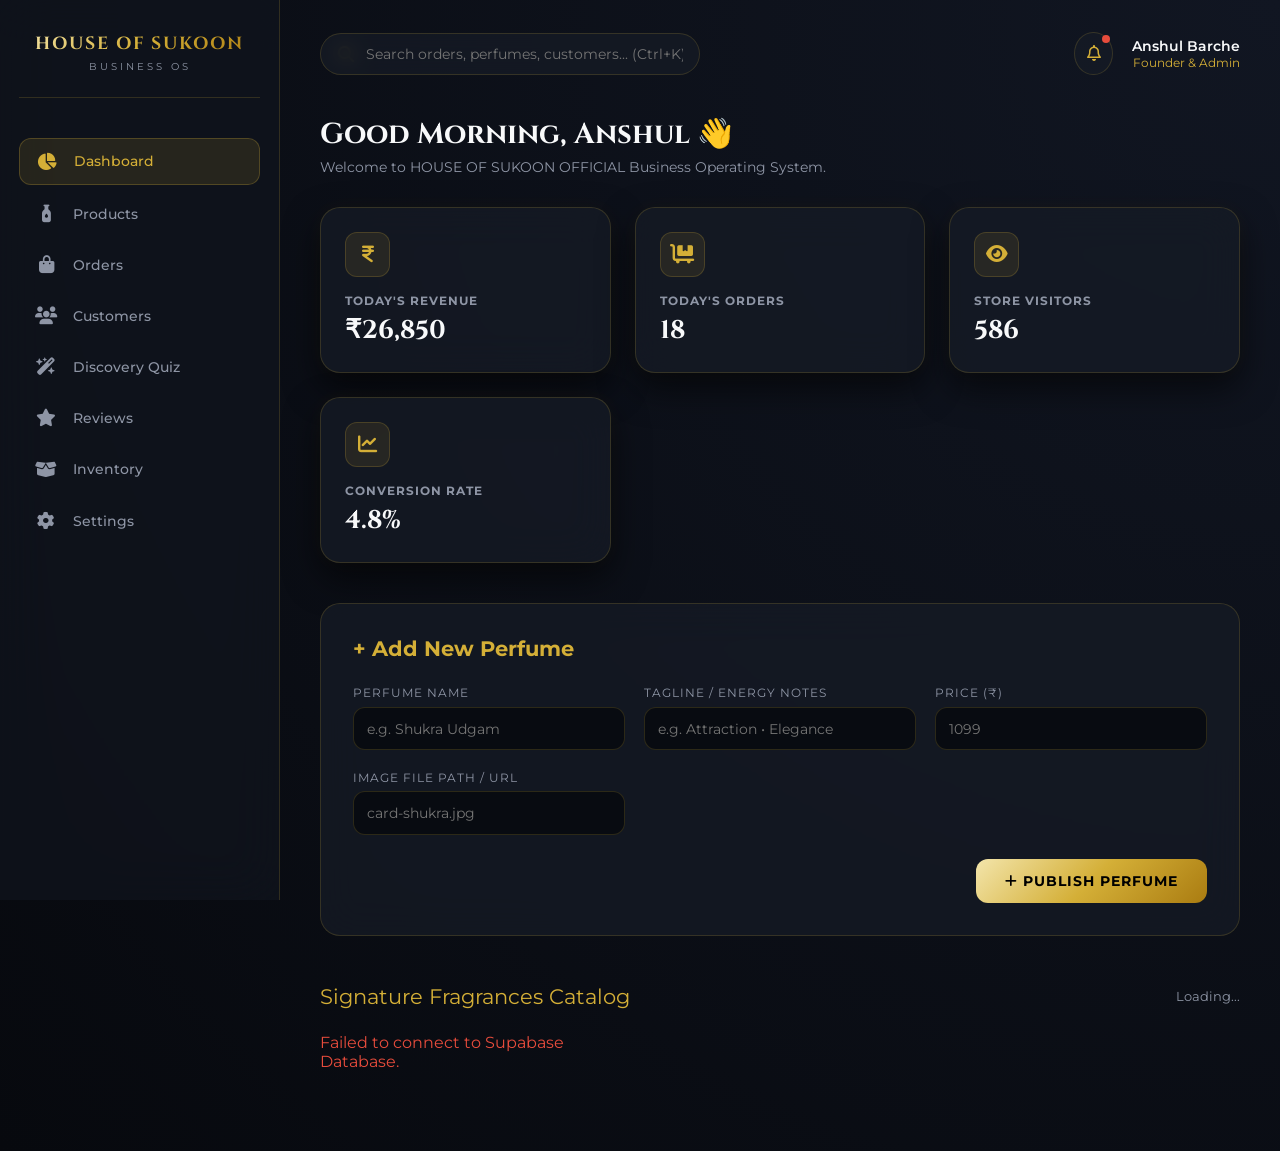
<file: admin.html>
<!DOCTYPE html>
<html lang="en">
<head>
  <meta charset="UTF-8">
  <meta name="viewport" content="width=device-width, initial-scale=1.0">
  <title>HOUSE OF SUKOON OFFICIAL • Business OS</title>

  <!-- Google Fonts -->
  <link href="https://fonts.googleapis.com/css2?family=Cinzel:wght@500;700;800&family=Montserrat:wght@300;400;500;600;700&display=swap" rel="stylesheet">
  
  <!-- FontAwesome Icons -->
  <link rel="stylesheet" href="https://cdnjs.cloudflare.com/ajax/libs/font-awesome/6.4.0/css/all.min.css">

  <style>
    :root {
      --bg-dark: #07090e;
      --bg-glass: rgba(18, 22, 31, 0.65);
      --bg-glass-card: rgba(22, 27, 38, 0.75);
      --gold-primary: #d4af37;
      --gold-gradient: linear-gradient(135deg, #f3e5ab 0%, #d4af37 50%, #aa7c11 100%);
      --text-light: #f8f9fa;
      --text-muted: #8e95a5;
      --border-glass: rgba(212, 175, 55, 0.18);
      --radius-main: 20px;
      --radius-sm: 12px;
      --shadow-luxury: 0 15px 35px rgba(0, 0, 0, 0.6), 0 0 20px rgba(212, 175, 55, 0.05);
      --transition-fast: all 0.3s cubic-bezier(0.25, 0.8, 0.25, 1);
    }

    * { margin: 0; padding: 0; box-sizing: border-box; font-family: 'Montserrat', sans-serif; }

    body {
      background: radial-gradient(circle at top right, #111622, #07090e);
      color: var(--text-light);
      min-height: 100vh;
      display: flex;
      overflow-x: hidden;
    }

    /* GLASS SIDEBAR */
    aside {
      width: 280px;
      background: var(--bg-glass);
      backdrop-filter: blur(25px);
      -webkit-backdrop-filter: blur(25px);
      border-right: 1px solid var(--border-glass);
      display: flex;
      flex-direction: column;
      padding: 2rem 1.2rem;
      position: fixed;
      height: 100vh;
      z-index: 100;
    }

    .brand-header {
      text-align: center;
      margin-bottom: 2.5rem;
      border-bottom: 1px solid var(--border-glass);
      padding-bottom: 1.5rem;
    }

    .brand-header h1 {
      font-family: 'Cinzel', serif;
      font-size: 1.1rem;
      letter-spacing: 2px;
      background: var(--gold-gradient);
      -webkit-background-clip: text;
      -webkit-text-fill-color: transparent;
      font-weight: 700;
    }

    .brand-header p {
      font-size: 0.65rem;
      letter-spacing: 3px;
      color: var(--text-muted);
      margin-top: 4px;
      text-transform: uppercase;
    }

    .nav-menu {
      list-style: none;
      display: flex;
      flex-direction: column;
      gap: 0.4rem;
      overflow-y: auto;
    }

    .nav-item a {
      display: flex;
      align-items: center;
      gap: 1rem;
      padding: 0.85rem 1rem;
      color: var(--text-muted);
      text-decoration: none;
      border-radius: var(--radius-sm);
      font-size: 0.85rem;
      font-weight: 500;
      transition: var(--transition-fast);
    }

    .nav-item a i { font-size: 1.1rem; width: 22px; text-align: center; }

    .nav-item.active a, .nav-item a:hover {
      background: rgba(212, 175, 55, 0.12);
      color: var(--gold-primary);
      border: 1px solid rgba(212, 175, 55, 0.25);
    }

    /* MAIN CONTENT WRAPPER */
    main {
      margin-left: 280px;
      flex: 1;
      padding: 2rem 2.5rem;
      min-height: 100vh;
    }

    /* TOP BAR */
    header {
      display: flex;
      justify-content: space-between;
      align-items: center;
      margin-bottom: 2.5rem;
    }

    .search-bar {
      position: relative;
      width: 380px;
    }

    .search-bar input {
      width: 100%;
      padding: 0.75rem 1rem 0.75rem 2.8rem;
      background: var(--bg-glass-card);
      border: 1px solid var(--border-glass);
      border-radius: 30px;
      color: #fff;
      font-size: 0.85rem;
      backdrop-filter: blur(10px);
      outline: none;
    }

    .search-bar i {
      position: absolute;
      left: 1.1rem;
      top: 50%;
      transform: translateY(-50%);
      color: var(--gold-primary);
    }

    .user-profile {
      display: flex;
      align-items: center;
      gap: 1.2rem;
    }

    .notification-icon {
      position: relative;
      background: var(--bg-glass-card);
      padding: 0.7rem;
      border-radius: 50%;
      border: 1px solid var(--border-glass);
      color: var(--gold-primary);
      cursor: pointer;
    }

    .notification-badge {
      position: absolute;
      top: 2px;
      right: 2px;
      background: #e74c3c;
      width: 8px;
      height: 8px;
      border-radius: 50%;
    }

    .profile-info {
      text-align: right;
    }

    .profile-info h4 { font-size: 0.9rem; font-weight: 600; color: var(--text-light); }
    .profile-info p { font-size: 0.75rem; color: var(--gold-primary); }

    /* GREETING */
    .greeting-box {
      margin-bottom: 2rem;
    }

    .greeting-box h2 {
      font-family: 'Cinzel', serif;
      font-size: 1.8rem;
      color: var(--text-light);
    }

    .greeting-box p {
      font-size: 0.85rem;
      color: var(--text-muted);
      margin-top: 5px;
    }

    /* METRICS GRID */
    .metrics-grid {
      display: grid;
      grid-template-columns: repeat(auto-fit, minmax(220px, 1fr));
      gap: 1.5rem;
      margin-bottom: 2.5rem;
    }

    .metric-card {
      background: var(--bg-glass-card);
      border: 1px solid var(--border-glass);
      border-radius: var(--radius-main);
      padding: 1.5rem;
      backdrop-filter: blur(20px);
      box-shadow: var(--shadow-luxury);
      transition: var(--transition-fast);
      position: relative;
      overflow: hidden;
    }

    .metric-card:hover {
      transform: translateY(-5px);
      border-color: var(--gold-primary);
    }

    .metric-card .icon-box {
      width: 45px;
      height: 45px;
      border-radius: var(--radius-sm);
      background: rgba(212, 175, 55, 0.1);
      border: 1px solid rgba(212, 175, 55, 0.2);
      display: flex;
      align-items: center;
      justify-content: center;
      color: var(--gold-primary);
      font-size: 1.2rem;
      margin-bottom: 1rem;
    }

    .metric-card h3 {
      font-size: 0.75rem;
      color: var(--text-muted);
      text-transform: uppercase;
      letter-spacing: 1px;
    }

    .metric-card .value {
      font-size: 1.6rem;
      font-weight: 700;
      color: var(--text-light);
      margin-top: 5px;
      font-family: 'Cinzel', serif;
    }

    /* CONTENT SECTIONS */
    .section-title {
      font-family: 'Cinzel', serif;
      font-size: 1.3rem;
      color: var(--gold-primary);
      margin-bottom: 1.5rem;
      display: flex;
      justify-content: space-between;
      align-items: center;
    }

    /* LUXURY PRODUCT GRID */
    .product-grid {
      display: grid;
      grid-template-columns: repeat(auto-fill, minmax(280px, 1fr));
      gap: 1.8rem;
      margin-bottom: 3rem;
    }

    .product-card {
      background: var(--bg-glass-card);
      border: 1px solid var(--border-glass);
      border-radius: var(--radius-main);
      padding: 1.2rem;
      backdrop-filter: blur(20px);
      transition: var(--transition-fast);
      display: flex;
      flex-direction: column;
      position: relative;
    }

    .product-card:hover {
      transform: translateY(-6px);
      box-shadow: 0 20px 40px rgba(0,0,0,0.8), 0 0 25px rgba(212, 175, 55, 0.15);
    }

    .product-img {
      width: 100%;
      height: 200px;
      object-fit: cover;
      border-radius: var(--radius-sm);
      border: 1px solid rgba(255, 255, 255, 0.05);
      margin-bottom: 1rem;
    }

    .product-title {
      font-family: 'Cinzel', serif;
      font-size: 1.1rem;
      color: var(--text-light);
      font-weight: 700;
    }

    .product-tagline {
      font-size: 0.75rem;
      color: var(--text-muted);
      margin: 4px 0 1rem 0;
    }

    .product-meta {
      display: flex;
      justify-content: space-between;
      align-items: center;
      margin-top: auto;
      padding-top: 0.8rem;
      border-top: 1px solid rgba(255, 255, 255, 0.08);
    }

    .product-price {
      font-family: 'Cinzel', serif;
      font-size: 1.2rem;
      color: var(--gold-primary);
      font-weight: 700;
    }

    .card-actions {
      display: flex;
      gap: 0.5rem;
    }

    .btn-action {
      background: rgba(255, 255, 255, 0.05);
      border: 1px solid var(--border-glass);
      color: var(--text-light);
      padding: 0.5rem 0.8rem;
      border-radius: var(--radius-sm);
      cursor: pointer;
      font-size: 0.75rem;
      transition: var(--transition-fast);
    }

    .btn-action:hover {
      background: var(--gold-primary);
      color: #000;
    }

    .btn-delete:hover {
      background: #e74c3c;
      color: #fff;
      border-color: #e74c3c;
    }

    /* FORM MODAL / CARD */
    .glass-form {
      background: var(--bg-glass-card);
      border: 1px solid var(--border-glass);
      border-radius: var(--radius-main);
      padding: 2rem;
      margin-bottom: 3rem;
      backdrop-filter: blur(20px);
    }

    .form-grid {
      display: grid;
      grid-template-columns: repeat(auto-fit, minmax(220px, 1fr));
      gap: 1.2rem;
    }

    .form-group label {
      display: block;
      font-size: 0.75rem;
      color: var(--text-muted);
      margin-bottom: 0.4rem;
      text-transform: uppercase;
      letter-spacing: 1px;
    }

    .form-group input {
      width: 100%;
      padding: 0.8rem;
      background: rgba(7, 9, 14, 0.8);
      border: 1px solid var(--border-glass);
      border-radius: var(--radius-sm);
      color: #fff;
      outline: none;
      font-size: 0.85rem;
    }

    .btn-gold {
      background: var(--gold-gradient);
      border: none;
      color: #000;
      font-weight: 700;
      padding: 0.9rem 1.8rem;
      border-radius: var(--radius-sm);
      cursor: pointer;
      font-size: 0.85rem;
      letter-spacing: 1px;
      transition: var(--transition-fast);
    }

    .btn-gold:hover {
      transform: translateY(-2px);
      box-shadow: 0 5px 20px rgba(212, 175, 55, 0.4);
    }

    @media (max-width: 992px) {
      aside { width: 80px; padding: 1.5rem 0.5rem; }
      .brand-header h1, .brand-header p, .nav-item span { display: none; }
      main { margin-left: 80px; padding: 1.5rem; }
      .search-bar { width: 200px; }
    }
  </style>
</head>
<body>

  <!-- SIDEBAR DOCK -->
  <aside>
    <div class="brand-header">
      <h1>HOUSE OF SUKOON</h1>
      <p>BUSINESS OS</p>
    </div>
    <ul class="nav-menu">
      <li class="nav-item active"><a href="#"><i class="fa-solid fa-chart-pie"></i> <span>Dashboard</span></a></li>
      <li class="nav-item"><a href="#products"><i class="fa-solid fa-bottle-droplet"></i> <span>Products</span></a></li>
      <li class="nav-item"><a href="#orders"><i class="fa-solid fa-bag-shopping"></i> <span>Orders</span></a></li>
      <li class="nav-item"><a href="#"><i class="fa-solid fa-users"></i> <span>Customers</span></a></li>
      <li class="nav-item"><a href="#"><i class="fa-solid fa-wand-magic-sparkles"></i> <span>Discovery Quiz</span></a></li>
      <li class="nav-item"><a href="#"><i class="fa-solid fa-star"></i> <span>Reviews</span></a></li>
      <li class="nav-item"><a href="#"><i class="fa-solid fa-box-open"></i> <span>Inventory</span></a></li>
      <li class="nav-item"><a href="#"><i class="fa-solid fa-gear"></i> <span>Settings</span></a></li>
    </ul>
  </aside>

  <!-- MAIN DASHBOARD -->
  <main>
    
    <!-- TOP BAR -->
    <header>
      <div class="search-bar">
        <i class="fa-solid fa-magnifying-glass"></i>
        <input type="text" placeholder="Search orders, perfumes, customers... (Ctrl+K)">
      </div>
      <div class="user-profile">
        <div class="notification-icon">
          <i class="fa-regular fa-bell"></i>
          <span class="notification-badge"></span>
        </div>
        <div class="profile-info">
          <h4>Anshul Barche</h4>
          <p>Founder & Admin</p>
        </div>
      </div>
    </header>

    <!-- GREETING -->
    <div class="greeting-box">
      <h2 id="greetingText">Good Evening, Anshul 👋</h2>
      <p>Welcome to HOUSE OF SUKOON OFFICIAL Business Operating System.</p>
    </div>

    <!-- METRICS METERS -->
    <div class="metrics-grid">
      <div class="metric-card">
        <div class="icon-box"><i class="fa-solid fa-indian-rupee-sign"></i></div>
        <h3>Today's Revenue</h3>
        <div class="value">₹26,850</div>
      </div>
      <div class="metric-card">
        <div class="icon-box"><i class="fa-solid fa-cart-flatbed"></i></div>
        <h3>Today's Orders</h3>
        <div class="value">18</div>
      </div>
      <div class="metric-card">
        <div class="icon-box"><i class="fa-solid fa-eye"></i></div>
        <h3>Store Visitors</h3>
        <div class="value">586</div>
      </div>
      <div class="metric-card">
        <div class="icon-box"><i class="fa-solid fa-chart-line"></i></div>
        <h3>Conversion Rate</h3>
        <div class="value">4.8%</div>
      </div>
    </div>

    <!-- ADD PRODUCT FORM -->
    <div class="glass-form" id="addProduct">
      <h2 class="section-title"><span>+ Add New Perfume</span></h2>
      <form id="productForm">
        <div class="form-grid">
          <div class="form-group">
            <label>Perfume Name</label>
            <input type="text" id="pName" placeholder="e.g. Shukra Udgam" required>
          </div>
          <div class="form-group">
            <label>Tagline / Energy Notes</label>
            <input type="text" id="pTagline" placeholder="e.g. Attraction • Elegance" required>
          </div>
          <div class="form-group">
            <label>Price (₹)</label>
            <input type="number" id="pPrice" placeholder="1099" required>
          </div>
          <div class="form-group">
            <label>Image File Path / URL</label>
            <input type="text" id="pImage" placeholder="card-shukra.jpg" required>
          </div>
        </div>
        <div style="margin-top: 1.5rem; text-align: right;">
          <button type="submit" class="btn-gold"><i class="fa-solid fa-plus"></i> PUBLISH PERFUME</button>
        </div>
      </form>
    </div>

    <!-- PRODUCTS CATALOG GRID -->
    <div id="products">
      <div class="section-title">
        <span>Signature Fragrances Catalog</span>
        <small style="font-size:0.8rem; color:var(--text-muted);" id="productCount">Loading...</small>
      </div>
      <div class="product-grid" id="productContainer">
        <!-- Live products from Supabase will render here -->
      </div>
    </div>

  </main>

  <!-- SUPABASE INTEGRATION SCRIPT -->
  <script>
    const SUPABASE_URL = "https://qqbeoquzaxweewlovcpl.supabase.co";
    const API_KEY = "eyJhbGciOiJIUzI1NiIsInR5cCI6IkpXVCJ9.eyJpc3MiOiJzdXBhYmFzZSIsInJlZiI6InFxYmVvcXV6YXh3ZWV3bG92Y3BsIiwicm9sZSI6ImFub24iLCJpYXQiOjE3NTMyOTIwNjUsImV4cCI6MjA2ODg2ODA2NX0.9lq9e8-W8X0P9M_N-Nq8E6K";

    const customHeaders = {
      "apikey": API_KEY,
      "Authorization": "Bearer " + API_KEY,
      "Content-Type": "application/json"
    };

    // Greeting according to time
    const hour = new Date().getHours();
    const greetingText = document.getElementById('greetingText');
    if (hour < 12) greetingText.innerText = "Good Morning, Anshul 👋";
    else if (hour < 17) greetingText.innerText = "Good Afternoon, Anshul 👋";
    else greetingText.innerText = "Good Evening, Anshul 👋";

    // FETCH PRODUCTS
    async function loadProducts() {
      const container = document.getElementById('productContainer');
      try {
        const response = await fetch(`${SUPABASE_URL}/rest/v1/products?select=*&order=id.asc`, {
          method: "GET",
          headers: customHeaders
        });
        const data = await response.json();

        if (!Array.isArray(data) || data.length === 0) {
          container.innerHTML = '<p style="color:var(--text-muted);">No products found in database.</p>';
          return;
        }

        document.getElementById('productCount').innerText = `${data.length} Fragrances Active`;

        container.innerHTML = data.map(p => `
          <div class="product-card">
            <img src="${p.image_url}" class="product-img" alt="${p.name}" onerror="this.src='logo.jpg'">
            <div class="product-title">${p.name}</div>
            <div class="product-tagline">${p.tagline || 'Luxury Fragrance'}</div>
            <div class="product-meta">
              <div class="product-price">₹${p.price}</div>
              <div class="card-actions">
                <button class="btn-action btn-delete" onclick="deleteProduct(${p.id})"><i class="fa-solid fa-trash"></i></button>
              </div>
            </div>
          </div>
        `).join('');
      } catch (err) {
        container.innerHTML = '<p style="color:#e74c3c;">Failed to connect to Supabase Database.</p>';
      }
    }

    // ADD PRODUCT
    document.getElementById('productForm').addEventListener('submit', async (e) => {
      e.preventDefault();
      const name = document.getElementById('pName').value;
      const tagline = document.getElementById('pTagline').value;
      const price = parseFloat(document.getElementById('pPrice').value);
      const image_url = document.getElementById('pImage').value;

      const response = await fetch(`${SUPABASE_URL}/rest/v1/products`, {
        method: "POST",
        headers: customHeaders,
        body: JSON.stringify({ name, tagline, price, image_url })
      });

      if (response.ok) {
        alert("Perfume added successfully to HOUSE OF SUKOON OFFICIAL catalog!");
        document.getElementById('productForm').reset();
        loadProducts();
      } else {
        alert("Failed to add product. Please check console.");
      }
    });

    // DELETE PRODUCT
    async function deleteProduct(id) {
      if (confirm("Are you sure you want to remove this perfume from the catalog?")) {
        await fetch(`${SUPABASE_URL}/rest/v1/products?id=eq.${id}`, {
          method: "DELETE",
          headers: customHeaders
        });
        loadProducts();
      }
    }

    // INITIAL LOAD
    loadProducts();
  </script>
</body>
</html>
</file>
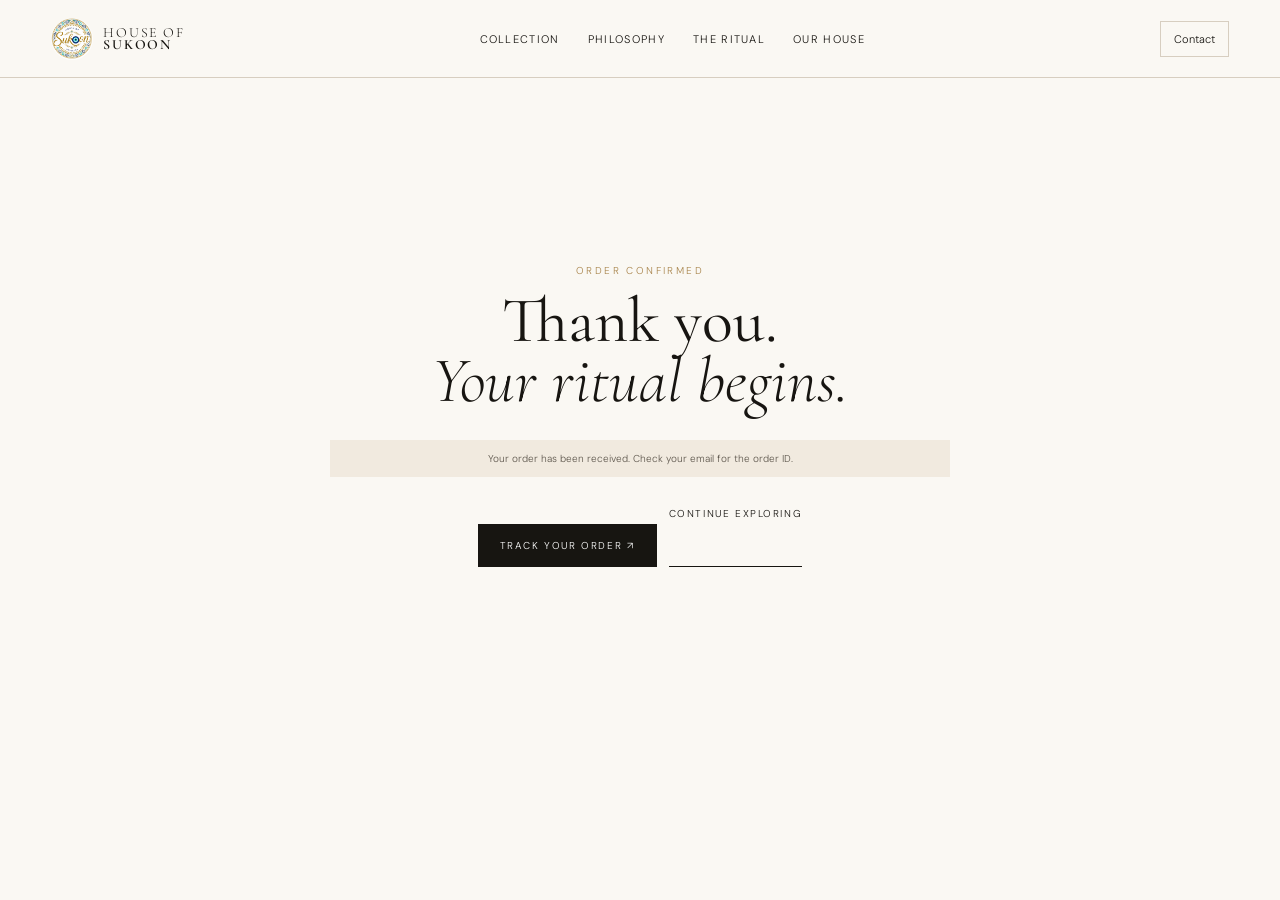
<file: order-confirmation.html>
<!doctype html><html lang="en"><head><meta charset="utf-8"><meta name="viewport" content="width=device-width,initial-scale=1"><title>Order confirmed — House of Sukoon</title><link rel="icon" href="assets/logo.jpg"><link rel="stylesheet" href="styles.css"></head><body>
<header class="nav"><a class="brand" href="index.html"><img src="assets/logo.jpg" alt="House of Sukoon"><span>HOUSE OF<br><b>SUKOON</b></span></a><nav class="navlinks"><a href="collection.html">Collection</a><a href="philosophy.html">Philosophy</a><a href="ritual.html">The Ritual</a><a href="about.html">Our House</a></nav><div class="nav-actions"><a class="icon-btn" href="contact.html">Contact</a></div></header>
<main class="section container"><div class="empty-page" style="max-width:760px;margin:auto;text-align:center"><p class="kicker">ORDER CONFIRMED</p><h1 style="font-size:64px">Thank you.<br><i>Your ritual begins.</i></h1><div id="result" class="notice" style="margin:30px auto;max-width:620px">Loading your order…</div><div style="display:flex;gap:12px;justify-content:center;flex-wrap:wrap"><a class="gold-btn" href="track-order.html">Track your order ↗</a><a class="text-link" href="collection.html">Continue exploring</a></div></div></main>
<script>const params=new URLSearchParams(location.search);const order=params.get('order');document.getElementById('result').innerHTML=order?`Your order ID is <strong>${order}</strong>.<br><br>Your confirmation email is being sent to the email address you used at checkout. Keep this order ID for guest tracking.`:'Your order has been received. Check your email for the order ID.';</script></body></html>
</file>
<file: styles.css>
@import url("https://fonts.googleapis.com/css2?family=Cormorant+Garamond:wght@300;400;500;600;700&family=DM+Sans:wght@300;400;500;600&display=swap");
:root {
  --ink: #171511;
  --cream: #f3eee4;
  --paper: #faf8f3;
  --gold: #a8844b;
  --gold2: #c5a66d;
  --line: #d7cec0;
  --muted: #716b61;
  --dark2: #25211b;
}
* {
  box-sizing: border-box;
}
html {
  scroll-behavior: smooth;
}
body {
  margin: 0;
  background: var(--paper);
  color: var(--ink);
  font-family: "DM Sans", sans-serif;
  font-weight: 300;
}
a {
  text-decoration: none;
  color: inherit;
}
button,
input,
select,
textarea {
  font: inherit;
}
img {
  max-width: 100%;
  display: block;
}
.container {
  width: min(1180px, 90%);
  margin: auto;
}
.topbar {
  background: var(--ink);
  color: #eee8db;
  text-align: center;
  padding: 8px;
  font-size: 10px;
  letter-spacing: 0.18em;
  text-transform: uppercase;
}
.nav {
  height: 78px;
  display: flex;
  align-items: center;
  justify-content: space-between;
  border-bottom: 1px solid var(--line);
  background: rgba(250, 248, 243, 0.97);
  position: sticky;
  top: 0;
  z-index: 40;
  padding: 0 4%;
  backdrop-filter: blur(10px);
}
.brand {
  display: flex;
  align-items: center;
  gap: 10px;
  font-family: "Cormorant Garamond";
  letter-spacing: 0.13em;
  font-size: 14px;
  line-height: 0.85;
}
.brand img {
  width: 42px;
  height: 42px;
  object-fit: cover;
  border-radius: 50%;
}
.brand b {
  font-weight: 600;
}
.navlinks {
  display: flex;
  gap: 28px;
  font-size: 11px;
  letter-spacing: 0.12em;
  text-transform: uppercase;
}
.navlinks a:hover {
  color: var(--gold);
}
.nav-actions {
  display: flex;
  gap: 8px;
  align-items: center;
}
.icon-btn {
  border: 1px solid var(--line);
  background: transparent;
  padding: 10px 13px;
  cursor: pointer;
  font-size: 11px;
}
.bag-count {
  font-size: 10px;
  background: var(--ink);
  color: #fff;
  padding: 3px 6px;
  margin-left: 4px;
}
.kicker {
  font-size: 10px;
  letter-spacing: 0.24em;
  text-transform: uppercase;
  color: var(--gold);
}
h1,
h2,
h3 {
  font-family: "Cormorant Garamond", serif;
  font-weight: 400;
  line-height: 0.93;
  margin: 14px 0;
}
h1 {
  font-size: clamp(58px, 7vw, 105px);
}
h2 {
  font-size: clamp(43px, 5vw, 72px);
}
h3 {
  font-size: 29px;
}
h1 i,
h2 i {
  font-weight: 300;
}
.lead {
  max-width: 650px;
  font-size: 15px;
  line-height: 1.75;
  color: #625d53;
}
.gold-btn {
  display: inline-flex;
  align-items: center;
  justify-content: center;
  gap: 20px;
  width: max-content;
  background: var(--ink);
  color: #fff;
  border: 1px solid var(--ink);
  padding: 14px 21px;
  font-size: 10px;
  letter-spacing: 0.16em;
  text-transform: uppercase;
  margin-top: 17px;
  cursor: pointer;
}
.gold-btn:hover {
  background: var(--gold);
  border-color: var(--gold);
}
.ghost-btn {
  display: inline-flex;
  padding: 13px 18px;
  border: 1px solid var(--line);
  font-size: 10px;
  letter-spacing: 0.15em;
  text-transform: uppercase;
  margin-top: 12px;
}
.hero {
  min-height: calc(100vh - 108px);
  display: grid;
  grid-template-columns: 44% 56%;
  background: var(--cream);
}
.hero-copy {
  display: flex;
  flex-direction: column;
  justify-content: center;
  padding: 7vw 7vw 7vw 9vw;
}
.hero-copy .lead {
  max-width: 470px;
}
.hero-image {
  position: relative;
  overflow: hidden;
  min-height: 620px;
}
.hero-image img {
  height: 100%;
  width: 100%;
  object-fit: cover;
  object-position: center;
}
.hero-label {
  position: absolute;
  bottom: 25px;
  left: 25px;
  color: #fff;
  text-shadow: 0 2px 15px #000;
  letter-spacing: 0.16em;
  font-size: 11px;
  text-transform: uppercase;
}
.hero-label small {
  opacity: 0.8;
}
.statement {
  background: var(--ink);
  color: #f4eee1;
  text-align: center;
  padding: 82px 20px;
}
.statement h2 {
  margin-bottom: 12px;
}
.statement p:last-child {
  max-width: 620px;
  margin: 20px auto 0;
  line-height: 1.8;
  color: #c9c1b1;
  font-size: 14px;
}
.section {
  padding: 76px 0;
}
.section.tight {
  padding: 58px 0;
}
.section-head {
  display: flex;
  justify-content: space-between;
  align-items: end;
  margin-bottom: 32px;
}
.text-link {
  font-size: 10px;
  letter-spacing: 0.16em;
  text-transform: uppercase;
  border-bottom: 1px solid var(--ink);
  padding-bottom: 6px;
}
.product-grid {
  display: grid;
  grid-template-columns: repeat(4, 1fr);
  gap: 16px;
}
.product-card {
  background: #fff;
  border: 1px solid #e8e1d7;
  min-width: 0;
}
.product-card .image {
  aspect-ratio: 4/5;
  overflow: hidden;
  background: #ddd;
}
.product-card img {
  width: 100%;
  height: 100%;
  object-fit: cover;
  transition: transform 0.7s;
}
.product-card:hover img {
  transform: scale(1.025);
}
.product-info {
  padding: 16px 16px 18px;
}
.product-info .energy {
  font-size: 8px;
  text-transform: uppercase;
  letter-spacing: 0.13em;
  color: var(--gold);
  display: block;
  min-height: 22px;
}
.product-info h3 {
  font-size: 27px;
  margin: 7px 0 5px;
}
.product-info p {
  font-size: 11px;
  color: var(--muted);
  margin: 0 0 11px;
  line-height: 1.5;
}
.price {
  font-size: 12px;
}
.price del {
  color: #aaa;
  margin-right: 8px;
}
.price strong {
  font-weight: 500;
}
.card-actions {
  display: flex;
  gap: 8px;
  margin-top: 13px;
}
.card-actions a,
.card-actions button {
  flex: 1;
  text-align: center;
  padding: 11px 8px;
  font-size: 9px;
  letter-spacing: 0.11em;
  text-transform: uppercase;
  cursor: pointer;
}
.card-actions a {
  border: 1px solid var(--line);
}
.card-actions button {
  background: var(--ink);
  border: 1px solid var(--ink);
  color: #fff;
}
.feature {
  display: grid;
  grid-template-columns: 1fr 1fr;
  min-height: 560px;
}
.feature-image {
  overflow: hidden;
  background: var(--ink);
}
.feature-image img {
  width: 100%;
  height: 100%;
  object-fit: cover;
}
.feature-copy {
  padding: 8% 10%;
  display: flex;
  flex-direction: column;
  justify-content: center;
  background: var(--cream);
}
.feature-copy p {
  max-width: 540px;
  line-height: 1.85;
  color: #625d53;
  font-size: 14px;
}
.feature-copy.dark {
  background: var(--ink);
  color: #f4eee1;
}
.feature-copy.dark p {
  color: #c9c1b1;
}
.feature-copy.dark .kicker {
  color: var(--gold2);
}
.ritual {
  background: var(--cream);
  padding: 72px 6%;
  text-align: center;
}
.ritual-intro {
  max-width: 650px;
  margin: 0 auto 36px;
}
.ritual-steps {
  display: grid;
  grid-template-columns: repeat(3, 1fr);
  gap: 1px;
  background: var(--line);
  max-width: 1000px;
  margin: 30px auto 0;
}
.ritual-step {
  background: var(--cream);
  padding: 32px 28px;
}
.ritual-step b {
  font-family: "Cormorant Garamond";
  font-size: 28px;
  color: var(--gold);
}
.ritual-step h3 {
  font-size: 32px;
  margin: 8px 0;
}
.ritual-step p {
  font-size: 12px;
  line-height: 1.7;
  color: var(--muted);
  margin: 0;
}
.day-grid {
  display: grid;
  grid-template-columns: repeat(7, 1fr);
  border: 1px solid var(--line);
  margin-top: 32px;
}
.day-btn {
  padding: 15px 6px;
  background: transparent;
  border: 0;
  border-right: 1px solid var(--line);
  cursor: pointer;
  font-size: 10px;
}
.day-btn:last-child {
  border-right: 0;
}
.day-btn.active,
.day-btn:hover {
  background: var(--ink);
  color: #fff;
}
.ritual-detail {
  margin: 22px auto 0;
  max-width: 760px;
  padding: 26px;
  border: 1px solid var(--line);
  background: #fff;
  text-align: left;
}
.page-hero {
  background: var(--cream);
  padding: 62px 0 54px;
  border-bottom: 1px solid var(--line);
}
.page-hero .lead {
  margin-bottom: 0;
}
.breadcrumb {
  font-size: 9px;
  letter-spacing: 0.18em;
  text-transform: uppercase;
  color: var(--gold);
  margin-bottom: 15px;
}
.editorial {
  display: grid;
  grid-template-columns: 1fr 1fr;
}
.editorial-image {
  min-height: 620px;
  overflow: hidden;
}
.editorial-image img {
  width: 100%;
  height: 100%;
  object-fit: cover;
}
.editorial-copy {
  padding: 72px 9%;
  display: flex;
  flex-direction: column;
  justify-content: center;
  background: var(--cream);
}
.editorial-copy p {
  line-height: 1.85;
  color: var(--muted);
  font-size: 14px;
}
.principles {
  display: grid;
  grid-template-columns: repeat(2, 1fr);
  border-top: 1px solid var(--line);
}
.principle {
  padding: 28px 30px;
  border-right: 1px solid var(--line);
  border-bottom: 1px solid var(--line);
}
.principle:nth-child(even) {
  border-right: 0;
}
.principle .symbol {
  font-size: 20px;
  color: var(--gold);
}
.principle h3 {
  margin: 8px 0 6px;
}
.principle p {
  font-size: 12px;
  line-height: 1.75;
  color: var(--muted);
  margin: 0;
}
.founder {
  background: var(--ink);
  color: #f4eee1;
  padding: 78px 10%;
  text-align: center;
}
.founder blockquote {
  max-width: 850px;
  margin: 25px auto 0;
  font-family: "Cormorant Garamond";
  font-size: 30px;
  line-height: 1.35;
  font-weight: 300;
}
.founder cite {
  display: block;
  margin-top: 22px;
  font-family: "DM Sans";
  font-style: normal;
  font-size: 10px;
  letter-spacing: 0.14em;
  text-transform: uppercase;
  color: #bcb3a3;
}
.stats {
  display: grid;
  grid-template-columns: repeat(3, 1fr);
  border-top: 1px solid var(--line);
  border-bottom: 1px solid var(--line);
}
.stat {
  padding: 25px;
  text-align: center;
  border-right: 1px solid var(--line);
}
.stat:last-child {
  border-right: 0;
}
.stat strong {
  font-family: "Cormorant Garamond";
  font-size: 35px;
  font-weight: 400;
  display: block;
}
.stat span {
  font-size: 9px;
  letter-spacing: 0.12em;
  text-transform: uppercase;
  color: var(--muted);
}
.contact-grid {
  display: grid;
  grid-template-columns: 0.8fr 1.2fr;
  gap: 50px;
}
.contact-cards {
  display: grid;
  grid-template-columns: 1fr 1fr;
  gap: 10px;
  margin-top: 28px;
}
.contact-card {
  padding: 20px;
  border: 1px solid var(--line);
  background: #fff;
}
.contact-card small {
  display: block;
  font-size: 9px;
  letter-spacing: 0.15em;
  text-transform: uppercase;
  color: var(--gold);
  margin-bottom: 8px;
}
.contact-card strong {
  font-size: 14px;
}
.form {
  display: grid;
  gap: 14px;
}
.form-row {
  display: grid;
  grid-template-columns: 1fr 1fr;
  gap: 14px;
}
.field label {
  display: block;
  font-size: 9px;
  letter-spacing: 0.12em;
  text-transform: uppercase;
  margin-bottom: 7px;
}
.field input,
.field select,
.field textarea {
  width: 100%;
  border: 1px solid var(--line);
  background: #fff;
  padding: 13px 12px;
  outline: none;
}
.field textarea {
  min-height: 130px;
  resize: vertical;
}
.field input:focus,
.field select:focus,
.field textarea:focus {
  border-color: var(--gold);
}
.social-card {
  margin-top: 24px;
  padding: 20px;
  background: var(--ink);
  color: #eee8db;
}
.social-card a {
  color: #d7b477;
}
.newsletter {
  background: #eee7da;
  padding: 55px 20px;
  text-align: center;
}
.newsletter form {
  display: flex;
  justify-content: center;
  max-width: 520px;
  margin: 20px auto 0;
}
.newsletter input {
  flex: 1;
  border: 1px solid var(--line);
  padding: 13px;
  background: #fff;
}
.newsletter button {
  border: 0;
  background: var(--ink);
  color: #fff;
  padding: 13px 20px;
  font-size: 10px;
  letter-spacing: 0.1em;
  text-transform: uppercase;
}
.product-page {
  display: grid;
  grid-template-columns: 1.05fr 0.95fr;
}
.product-page-image {
  min-height: 760px;
  overflow: hidden;
}
.product-page-image img {
  width: 100%;
  height: 100%;
  object-fit: cover;
}
.product-page-copy {
  padding: 65px 8%;
  display: flex;
  flex-direction: column;
  justify-content: center;
  background: var(--cream);
}
.product-page-copy h1 {
  font-size: 70px;
}
.tagline {
  font-family: "Cormorant Garamond";
  font-size: 26px;
}
.description {
  line-height: 1.85;
  color: var(--muted);
  font-size: 14px;
}
.notes {
  display: grid;
  grid-template-columns: repeat(3, 1fr);
  gap: 12px;
  border-top: 1px solid var(--line);
  border-bottom: 1px solid var(--line);
  padding: 20px 0;
  margin: 20px 0;
}
.notes small {
  display: block;
  text-transform: uppercase;
  font-size: 8px;
  letter-spacing: 0.15em;
  color: var(--gold);
  margin-bottom: 6px;
}
.notes span {
  font-size: 11px;
  line-height: 1.5;
}
.qty {
  display: flex;
  align-items: center;
  border: 1px solid var(--line);
  width: max-content;
}
.qty button {
  border: 0;
  background: none;
  padding: 10px 13px;
  cursor: pointer;
}
.qty span {
  min-width: 35px;
  text-align: center;
  font-size: 12px;
}
.cart-row {
  display: grid;
  grid-template-columns: 75px 1fr auto;
  gap: 15px;
  padding: 16px 0;
  border-bottom: 1px solid var(--line);
  align-items: center;
}
.cart-row img {
  width: 75px;
  height: 92px;
  object-fit: cover;
}
.cart-row h3 {
  font-size: 23px;
  margin: 0;
}
.cart-row p {
  font-size: 11px;
  color: var(--muted);
}
footer {
  background: var(--ink);
  color: #e9e1d3;
  padding: 52px 5% 24px;
  display: grid;
  grid-template-columns: 2fr 1fr 1fr 1fr;
  gap: 35px;
}
.footer-brand {
  font-family: "Cormorant Garamond";
  font-size: 28px;
}
.footer-col {
  display: flex;
  flex-direction: column;
  gap: 10px;
  font-size: 11px;
  color: #bbb3a4;
}
.footer-col strong {
  font-size: 9px;
  letter-spacing: 0.18em;
  color: #fff;
  text-transform: uppercase;
  margin-bottom: 5px;
}
.footer-col a:hover {
  color: #fff;
}
.footer-social {
  display: flex;
  gap: 10px;
  margin-top: 10px;
}
.footer-social a {
  border: 1px solid #4a453d;
  padding: 8px 10px;
  font-size: 9px;
  letter-spacing: 0.08em;
}
.footer-bottom {
  grid-column: 1/-1;
  border-top: 1px solid #39352f;
  padding-top: 18px;
  font-size: 9px;
  color: #8d867b;
  display: flex;
  justify-content: space-between;
  gap: 20px;
}
.drawer {
  position: fixed;
  inset: 0;
  background: rgba(0, 0, 0, 0.5);
  z-index: 80;
  display: none;
}
.drawer.open {
  display: block;
}
.drawer-panel {
  position: absolute;
  right: 0;
  top: 0;
  height: 100%;
  width: min(500px, 95%);
  background: var(--paper);
  padding: 38px;
  overflow: auto;
}
.close {
  border: 0;
  background: none;
  font-size: 30px;
  cursor: pointer;
  float: right;
}
.drawer-actions {
  display: flex;
  gap: 8px;
  margin-top: 18px;
}
.drawer-actions .gold-btn {
  margin: 0;
  flex: 1;
}
.drawer-actions .disabled {
  opacity: 0.45;
  pointer-events: none;
}
.empty {
  padding: 60px 10px;
  text-align: center;
  color: var(--muted);
  border: 1px dashed var(--line);
  margin-top: 20px;
}
.checkout-layout {
  display: grid;
  grid-template-columns: 1.25fr 0.75fr;
  gap: 35px;
}
.checkout-card {
  background: #fff;
  border: 1px solid var(--line);
  padding: 28px;
}
.checkout-card h2 {
  font-size: 42px;
}
.choice-grid {
  display: grid;
  grid-template-columns: 1fr 1fr;
  gap: 10px;
  margin-bottom: 22px;
}
.choice {
  border: 1px solid var(--line);
  padding: 16px;
  cursor: pointer;
}
.choice.active {
  border-color: var(--ink);
  box-shadow: inset 0 0 0 1px var(--ink);
}
.choice strong {
  display: block;
  font-size: 12px;
  margin-bottom: 4px;
}
.choice span {
  font-size: 10px;
  color: var(--muted);
}
.checkout-summary {
  position: sticky;
  top: 100px;
  height: max-content;
}
.summary-line {
  display: flex;
  justify-content: space-between;
  gap: 15px;
  padding: 10px 0;
  border-bottom: 1px solid #eee7dc;
  font-size: 12px;
}
.summary-total {
  display: flex;
  justify-content: space-between;
  padding-top: 18px;
  font-size: 16px;
}
.check-row {
  display: flex;
  gap: 9px;
  align-items: flex-start;
  font-size: 11px;
  color: var(--muted);
  margin-top: 10px;
}
.notice {
  padding: 12px;
  background: #f1eadf;
  font-size: 10px;
  color: #5f584e;
  margin-bottom: 16px;
}
.modal {
  position: fixed;
  inset: 0;
  background: rgba(0, 0, 0, 0.55);
  z-index: 90;
  display: none;
  align-items: center;
  justify-content: center;
  padding: 20px;
}
.modal.open {
  display: flex;
}
.modal-card {
  background: var(--paper);
  width: min(1000px, 96vw);
  max-height: 90vh;
  overflow: auto;
  padding: 30px;
}
.empty-page {
  text-align: center;
  padding: 100px 20px;
}
.hide {
  display: none !important;
}
@media (max-width: 900px) {
  .navlinks {
    display: none;
  }
  .hero,
  .feature,
  .editorial,
  .product-page,
  .checkout-layout {
    grid-template-columns: 1fr;
  }
  .hero {
    min-height: auto;
  }
  .hero-copy {
    padding: 65px 7%;
  }
  .hero-image {
    height: 62vh;
    min-height: 420px;
  }
  .product-grid {
    grid-template-columns: repeat(2, 1fr);
  }
  .ritual-steps {
    grid-template-columns: 1fr;
  }
  .section {
    padding: 60px 0;
  }
  .editorial-image {
    min-height: 500px;
  }
  .principles {
    grid-template-columns: 1fr;
  }
  .principle,
  .principle:nth-child(even) {
    border-right: 0;
  }
  .contact-grid {
    grid-template-columns: 1fr;
  }
  .checkout-summary {
    position: static;
  }
  .footer-bottom {
    display: block;
  }
  .footer-bottom span {
    display: block;
    margin-top: 8px;
  }
  .day-grid {
    grid-template-columns: repeat(4, 1fr);
  }
  .day-btn:nth-child(4) {
    border-right: 0;
  }
}
@media (max-width: 560px) {
  .product-grid {
    grid-template-columns: 1fr;
  }
  .hero-copy h1 {
    font-size: 65px;
  }
  .notes {
    grid-template-columns: 1fr;
  }
  .section-head {
    display: block;
  }
  .section-head .text-link {
    display: inline-block;
    margin-top: 18px;
  }
  .form-row,
  .contact-cards,
  .choice-grid {
    grid-template-columns: 1fr;
  }
  footer {
    grid-template-columns: 1fr 1fr;
  }
  .day-grid {
    grid-template-columns: repeat(2, 1fr);
  }
  .day-btn:nth-child(odd) {
    border-right: 1px solid var(--line);
  }
  .drawer-panel {
    padding: 28px 22px;
  }
  .product-page-copy {
    padding: 50px 7%;
  }
  .product-page-copy h1 {
    font-size: 55px;
  }
  .footer-bottom {
    font-size: 8px;
  }
}
</file>
